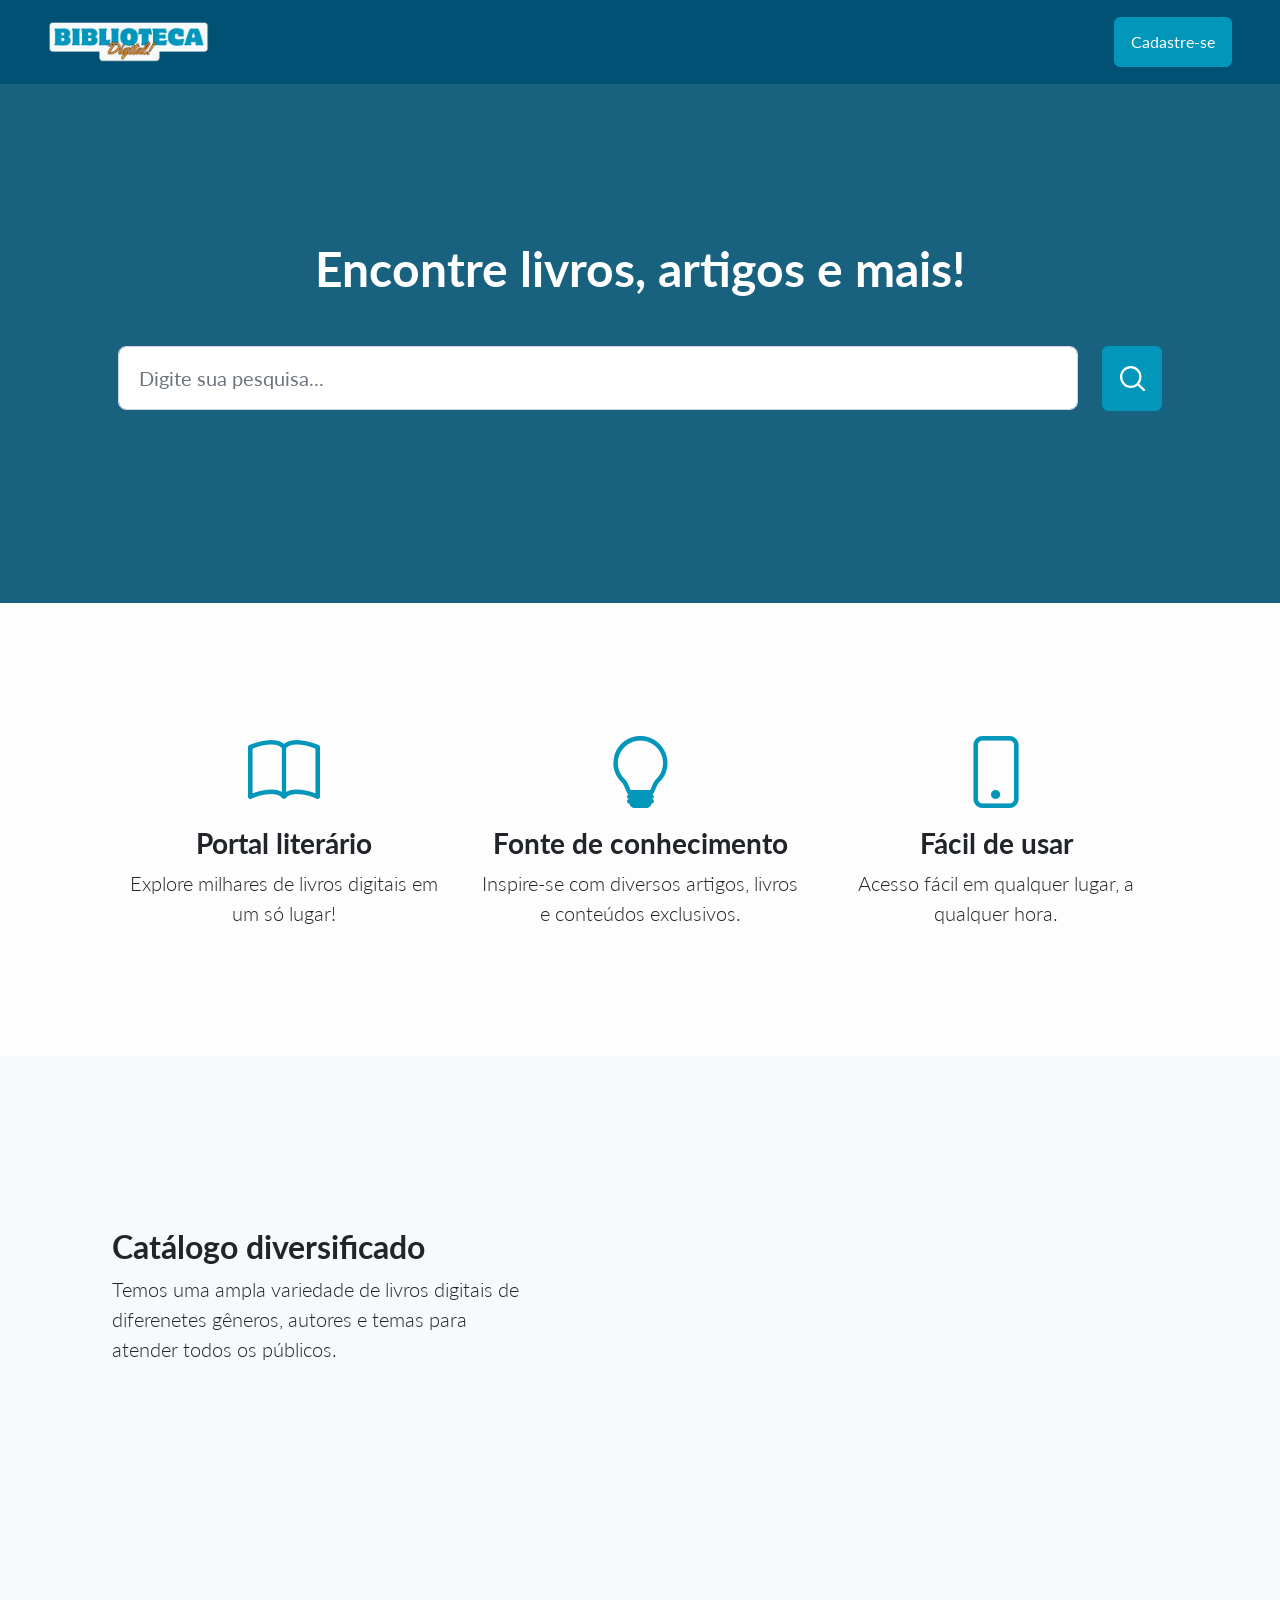
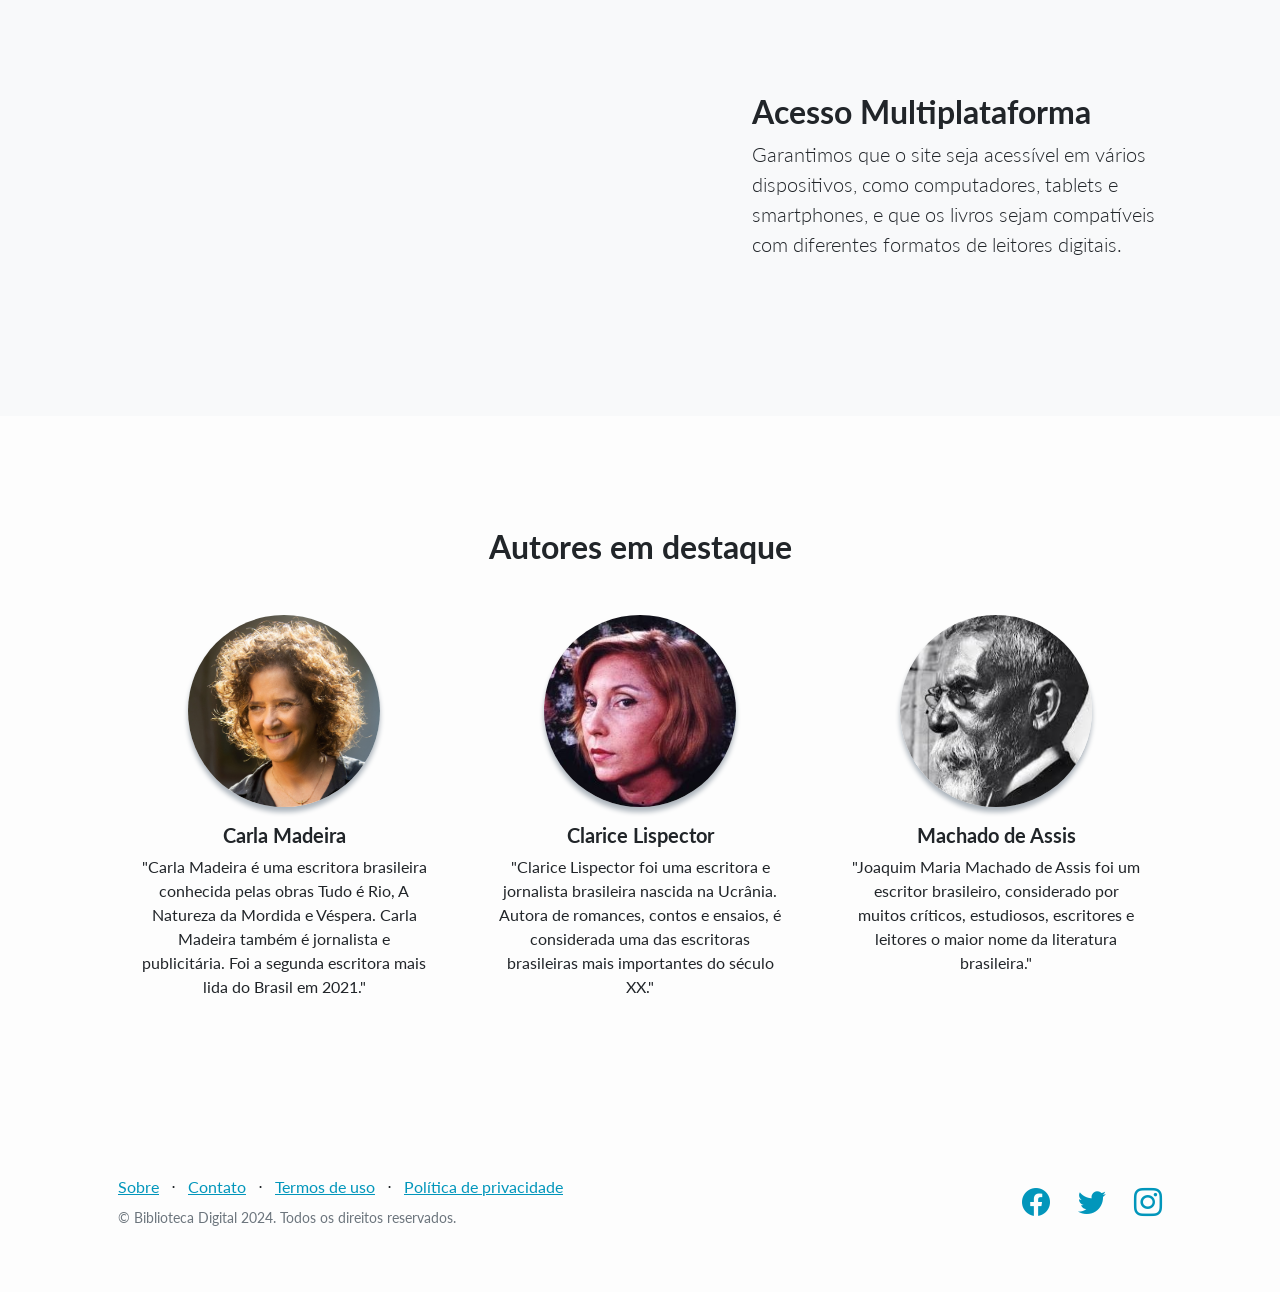
<file: index.html>
<!DOCTYPE html>
<html lang="en">
    <head>
        <meta charset="utf-8" />
        <meta name="viewport" content="width=device-width, initial-scale=1, shrink-to-fit=no" />
        <title>Biblioteca Digital</title>
        <!-- Favicon-->
        <link rel="icon" type="image/x-icon" href="img\icon.png" />
        <!-- Bootstrap icons-->
        <link href="https://cdn.jsdelivr.net/npm/bootstrap-icons@1.5.0/font/bootstrap-icons.css" rel="stylesheet" type="text/css" />
        <!-- Google fonts-->
        <link href="https://fonts.googleapis.com/css?family=Lato:300,400,700,300italic,400italic,700italic" rel="stylesheet" type="text/css" />
        <!-- Core theme CSS (includes Bootstrap)-->
        <link href="css\style.css" rel="stylesheet" />
    </head>
    <body>
        <nav class="navbar fixed-top bg-body-tertiary">
            <div class="container-fluid">
                <a class="navbar-brand" href="#">
                    <img class="logo navbar" src="img\bibliotecalogo.png" alt="logo">
                </a>
                <a class="btn btn-primary" href="cadastro.html">Cadastre-se</a>
            </div>
          </nav>
       
        <!-- Masthead-->
        <header class="masthead">
            <div class="container position-relative">
                <div class="row justify-content-center">
                        <div class="text-center text-white">
                            <h1 class="mb-5">Encontre livros, artigos e mais!</h1>
                        </div>
                        <form class="form-subscribe" id="contactForm" data-sb-form-api-token="API_TOKEN">
                            <div class="row">
                                <div class="col">
                                    <input class="form-control form-control-lg" id="pesquisa" type="text" placeholder="Digite sua pesquisa..." />
                                </div>
                                <div class="col-auto">
                                    <button type="button" class="btn btn-primary botao">
                                        <img class="lupa" src="img\lupa.svg" alt="lupa">
                                    </button>                                        
                                </div>
                            </div>
                        </form>
                    </div>
                </div>
            </div>
        </header>
        <section class="features-icons bg-light text-center">
            <div class="container">
                <div class="row">
                    <div class="col-lg-4">
                        <div class="features-icons-item mx-auto mb-5 mb-lg-0 mb-lg-3">
                            <div class="features-icons-icon d-flex"><i class="bi bi-book m-auto text-primary"></i></div>
                            <h3>Portal literário</h3>
                            <p class="lead mb-0">Explore milhares de livros digitais em um só lugar!</p>
                        </div>
                    </div>
                    <div class="col-lg-4">
                        <div class="features-icons-item mx-auto mb-5 mb-lg-0 mb-lg-3">
                            <div class="features-icons-icon d-flex"><i class="bi bi-lightbulb m-auto text-primary"></i></i></div>
                            <h3>Fonte de conhecimento</h3>
                            <p class="lead mb-0">Inspire-se com diversos artigos, livros e conteúdos exclusivos.</p>
                        </div>
                    </div>
                    <div class="col-lg-4">
                        <div class="features-icons-item mx-auto mb-0 mb-lg-3">
                            <div class="features-icons-icon d-flex"><i class="bi bi-phone m-auto text-primary"></i></div>
                            <h3>Fácil de usar</h3>
                            <p class="lead mb-0">Acesso fácil em qualquer lugar, a qualquer hora.</p>
                        </div>
                    </div>
                </div>
            </div>
        </section>
        <!--Image Showcases-->
        <section class="showcase">
            <div class="container-fluid p-0">
                <div class="row g-0">
                    <div class="col-lg-6 order-lg-2 text-white showcase-img" style="background-image: url('https://images.unsplash.com/photo-1463320726281-696a485928c7?q=80&w=2070&auto=format&fit=crop&ixlib=rb-4.0.3&ixid=M3wxMjA3fDB8MHxwaG90by1wYWdlfHx8fGVufDB8fHx8fA%3D%3D')"></div>
                    <div class="col-lg-6 order-lg-1 my-auto showcase-text">
                        <h2>Catálogo diversificado</h2>
                        <p class="lead mb-0">Temos uma ampla variedade de livros digitais de diferenetes gêneros, autores e temas para atender todos os públicos.</p>
                    </div>
                </div>
                <div class="row g-0">
                    <div class="col-lg-6 text-white showcase-img" style="background-image: url('https://images.unsplash.com/photo-1456953180671-730de08edaa7?q=80&w=2071&auto=format&fit=crop&ixlib=rb-4.0.3&ixid=M3wxMjA3fDB8MHxwaG90by1wYWdlfHx8fGVufDB8fHx8fA%3D%3D')"></div>
                    <div class="col-lg-6 my-auto showcase-text">
                        <h2>Acesso Multiplataforma</h2>
                        <p class="lead mb-0">Garantimos que o site seja acessível em vários dispositivos, como computadores, tablets e smartphones, e que os livros sejam compatíveis com diferentes formatos de leitores digitais.</p>
                    </div>
                </div>                
            </div>
        </section>        
        <!--Autores-->
        <section class="testimonials text-center bg-light">
            <div class="container">
                <h2 class="mb-5">Autores em destaque</h2>
                <div class="row">
                    <div class="col-lg-4">
                        <div class="testimonial-item mx-auto mb-5 mb-lg-0">
                            <img class="img-fluid rounded-circle mb-3" src="img\carlamadeira.jpg" alt="..." />
                            <h5>Carla Madeira</h5>
                            <p class="font-weight-light mb-0">"Carla Madeira é uma escritora brasileira conhecida pelas obras Tudo é Rio, A Natureza da Mordida e Véspera. Carla Madeira também é jornalista e publicitária. Foi a segunda escritora mais lida do Brasil em 2021."</p>
                        </div>
                    </div>
                    <div class="col-lg-4">
                        <div class="testimonial-item mx-auto mb-5 mb-lg-0">
                            <img class="img-fluid rounded-circle mb-3" src="img\claricelispector.jpg" alt="..." />
                            <h5>Clarice Lispector</h5>
                            <p class="font-weight-light mb-0">"Clarice Lispector foi uma escritora e jornalista brasileira nascida na Ucrânia. Autora de romances, contos e ensaios, é considerada uma das escritoras brasileiras mais importantes do século XX."</p>
                        </div>
                    </div>
                    <div class="col-lg-4">
                        <div class="testimonial-item mx-auto mb-5 mb-lg-0">
                            <img class="img-fluid rounded-circle mb-3" src="img\machadodeassis.jpeg" alt="..." />
                            <h5>Machado de Assis</h5>
                            <p class="font-weight-light mb-0">"Joaquim Maria Machado de Assis foi um escritor brasileiro, considerado por muitos críticos, estudiosos, escritores e leitores o maior nome da literatura brasileira."</p>
                        </div>
                    </div>
                </div>
            </div>
        </section>
       </section>
        <!-- Footer-->
        <footer class="footer bg-light">
            <div class="container">
                <div class="row">
                    <div class="col-lg-6 h-100 text-center text-lg-start my-auto">
                        <ul class="list-inline mb-2">
                            <li class="list-inline-item"><a href="#!">Sobre</a></li>
                            <li class="list-inline-item">⋅</li>
                            <li class="list-inline-item"><a href="#!">Contato</a></li>
                            <li class="list-inline-item">⋅</li>
                            <li class="list-inline-item"><a href="#!">Termos de uso</a></li>
                            <li class="list-inline-item">⋅</li>
                            <li class="list-inline-item"><a href="#!">Política de privacidade</a></li>
                        </ul>
                        <p class="text-muted small mb-4 mb-lg-0">&copy; Biblioteca Digital 2024. Todos os direitos reservados.</p>
                    </div>
                    <div class="col-lg-6 h-100 text-center text-lg-end my-auto">
                        <ul class="list-inline mb-0">
                            <li class="list-inline-item me-4">
                                <a href="#!"><i class="bi-facebook fs-3"></i></a>
                            </li>
                            <li class="list-inline-item me-4">
                                <a href="#!"><i class="bi-twitter fs-3"></i></a>
                            </li>
                            <li class="list-inline-item">
                                <a href="#!"><i class="bi-instagram fs-3"></i></a>
                            </li>
                        </ul>
                    </div>
                </div>
            </div>
        </footer>
        <!-- Bootstrap core JS-->
        <script src="https://cdn.jsdelivr.net/npm/bootstrap@5.2.3/dist/js/bootstrap.bundle.min.js"></script>
        <!-- Core theme JS-->
        <script src="js\scripts.js"></script>
        <script src="https://cdn.startbootstrap.com/sb-forms-latest.js"></script>
    </body>
</html>
</file>
